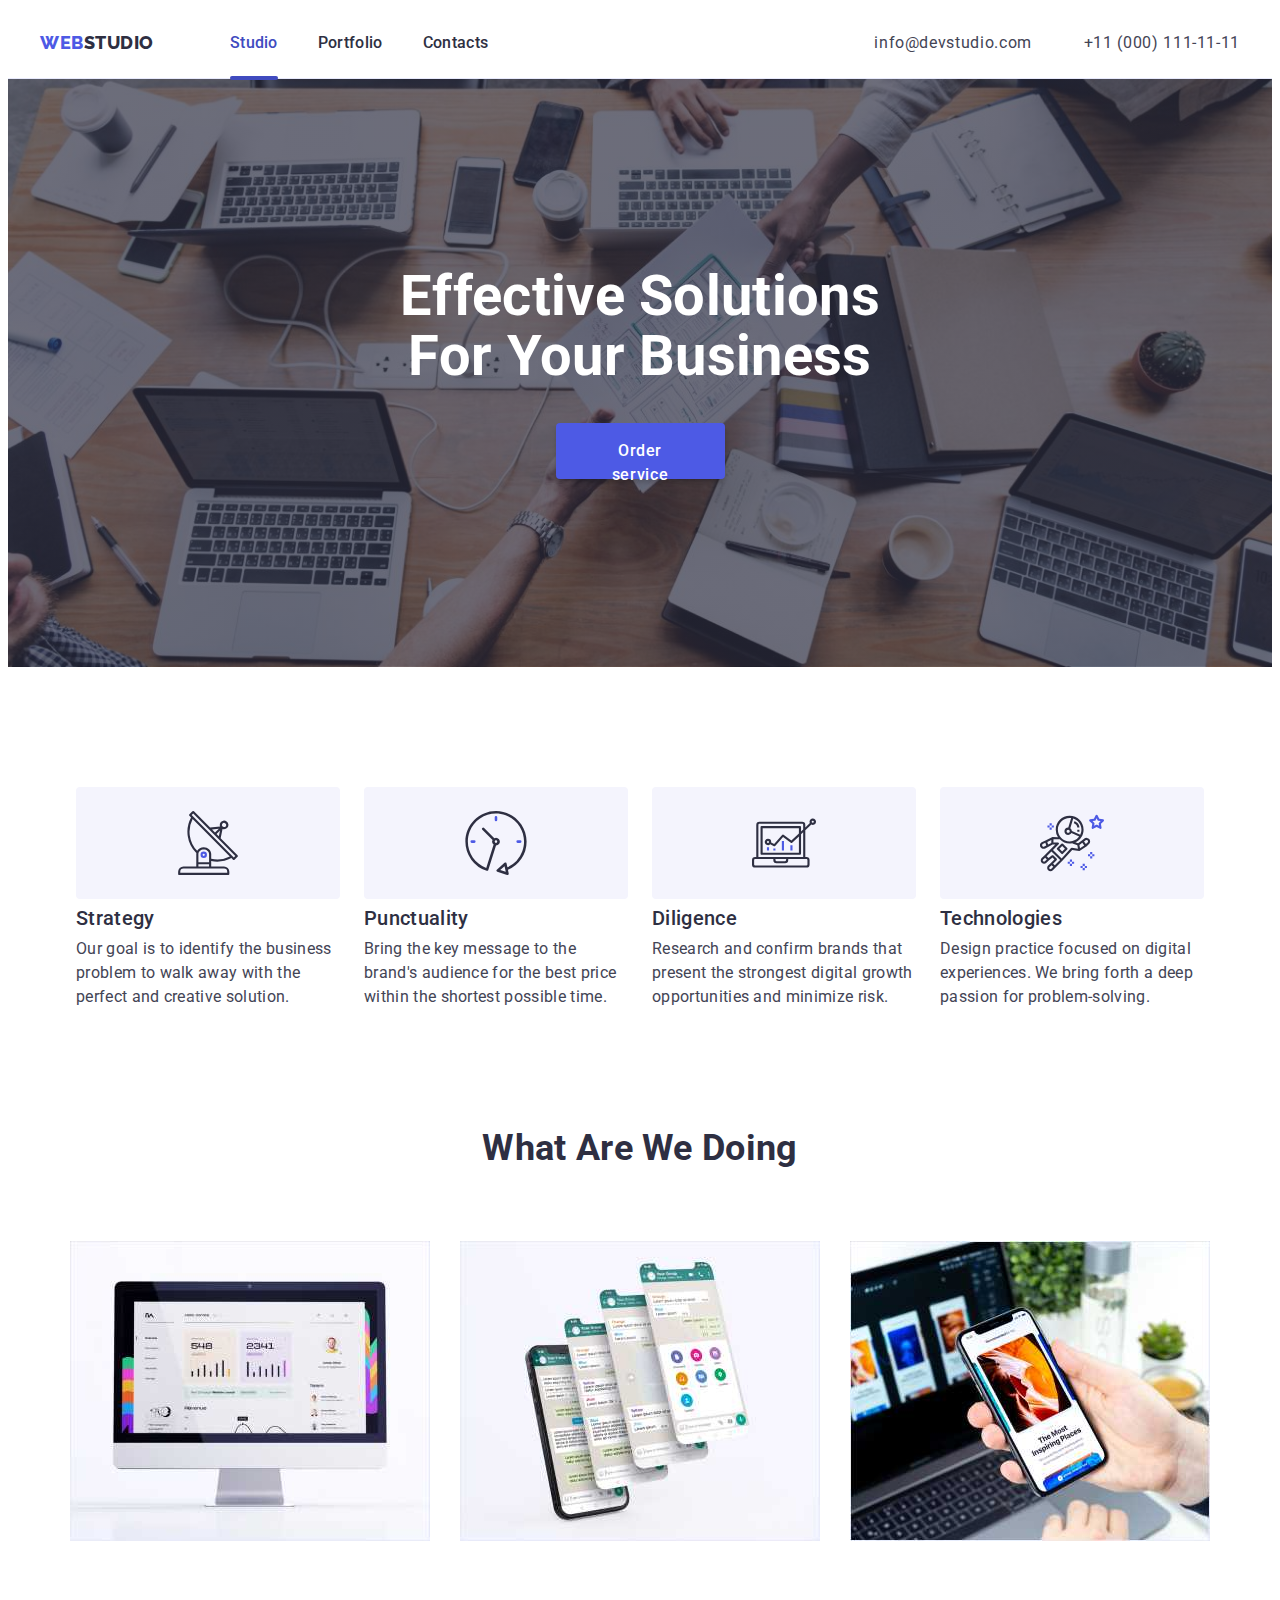
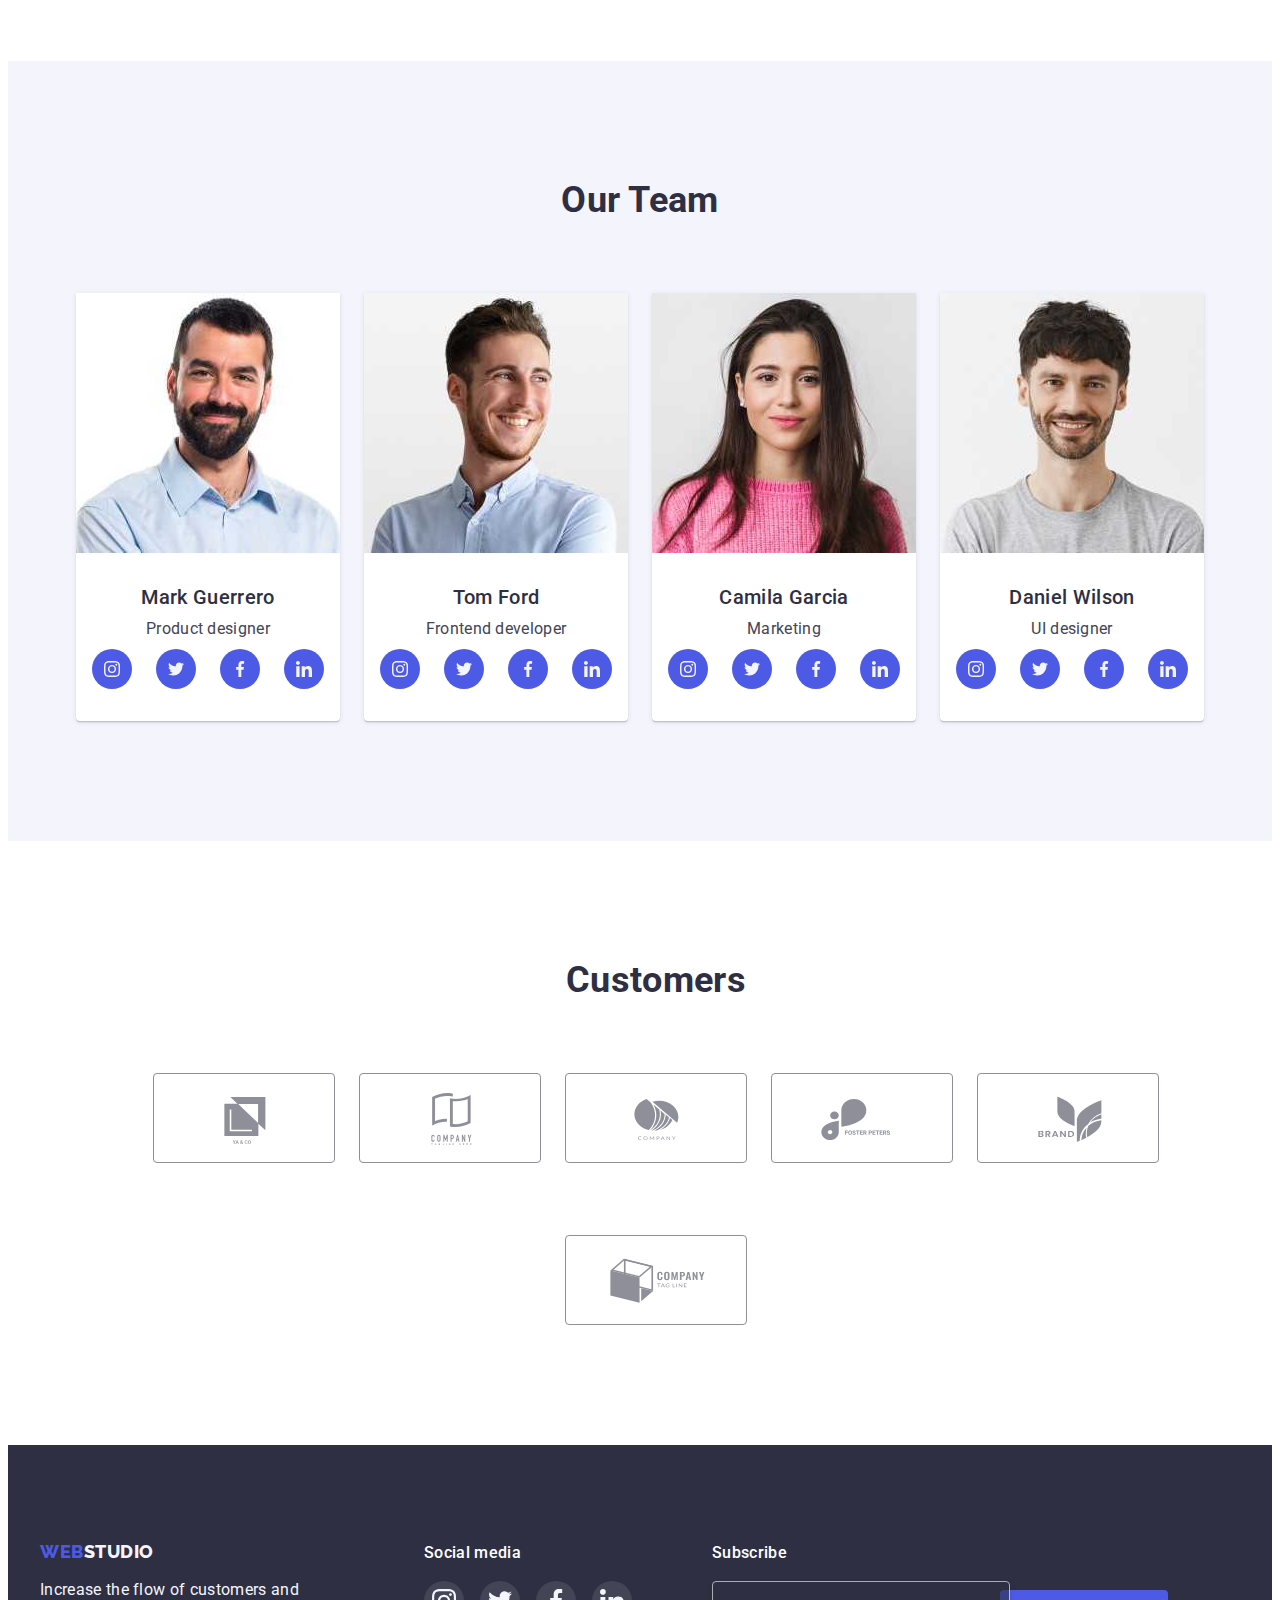
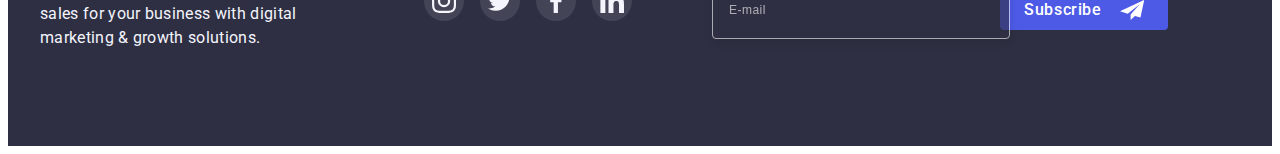
<file: index.html>
<!DOCTYPE html>
<html lang="en">

<head>
  <meta charset="UTF-8">
  <meta http-equiv="X-UA-Compatible" content="IE=edge">
  <meta name="viewport" content="width=device-width, initial-scale=1.0">
  <title>Web studio</title>
  <link href="https://fonts.gstatic.com" rel="preconnect" crossorigin>
  <link href="https://fonts.googleapis.com" rel="preconnect">
  <link href="https://fonts.googleapis.com/css2?family=Raleway:wght@800&family=Roboto:wght@400;500;700&display=swap"
    rel="stylesheet">
  <link rel="stylesheet" href="https://cdnjs.cloudflare.com/ajax/libs/modern-normalize/1.1.0/modern-normalize.min.css"
    integrity="sha512-wpPYUAdjBVSE4KJnH1VR1HeZfpl1ub8YT/NKx4PuQ5NmX2tKuGu6U/JRp5y+Y8XG2tV+wKQpNHVUX03MfMFn9Q=="
    crossorigin="anonymous" referrerpolicy="no-referrer">
  <link href="./css/styles.css" rel="stylesheet">
  <link rel="stylesheet" href="./css/mobile.css">
  <link rel="stylesheet" href="./css/tablet.css">
  <link rel="stylesheet" href="./css/desktop.css">
</head>

<body>
  <header>
    <div class="container header-wrap">
      <nav class="nav-block">
        <a class="link logo" href="./index.html">
          <span class="logo-web">WEB</span>STUDIO
        </a>
        <ul class="site-nav list">
          <li class="site-nav-item">
            <a class="nav link current" href="#">Studio</a>
          </li>
          <li class="site-nav-item">
            <a class="nav link" href="./portfolio.html">Portfolio</a>
          </li>
          <li class="site-nav-item">
            <a class="nav link" href="#">Contacts</a>
          </li>
        </ul>

        <!-- mobile-menu -->
        <button type="button" class="menu-open btn" data-menu-open>
          <svg class="burger">
            <use href="./images/icons.svg#menu"></use>
          </svg>
        </button>
      </nav>
      <!-- mobile-menu     end-->

      <address class="address-wrap">
        <ul class="contacts-list list">
          <li class="contacts-item">
            <a class="contacts link" href="mailto:info@devstudio.com">info@devstudio.com
            </a>
          </li>
          <li class="contacts-item">
            <a class="contacts link" href="tel:+110001111111">+11 (000) 111-11-11</a>
          </li>
        </ul>
      </address>
    </div>
  </header>


  <main>
    <section class="hero">
      <div class="container hero-container">
        <h1 class="hero-slogan">
          Effective solutions for your business
        </h1>
        <button data-modal-open class="order-button btn" type="button">
          Order service
        </button>
      </div>
    </section>

    <section class="advantages-block">
      <div class="container">

        <h2 class="visually-hidden">Our advantages</h2>
        <ul class="advantages-list list">
          <li class="advantages-item">
            <div class="advantages-icon-box">
              <svg class="advantages-icon">
                <use href="./images/icons.svg#strategy"></use>
              </svg>
            </div>
            <h3 class="subtitle advantages-subtitle">Strategy</h3>
            <p class="text">
              Our goal is to identify the business problem to walk
              away with the perfect and creative solution.
            </p>
          </li>
          <li class="advantages-item">
            <div class="advantages-icon-box">
              <svg class="advantages-icon">
                <use href="./images/icons.svg#clock"></use>
              </svg>
            </div>
            <h3 class="subtitle advantages-subtitle">
              Punctuality
            </h3>
            <p class="text">
              Bring the key message to the brand's audience for
              the best price within the shortest possible time.
            </p>
          </li>
          <li class="advantages-item">
            <div class="advantages-icon-box">
              <svg class="advantages-icon">
                <use href="./images/icons.svg#diagram"></use>
              </svg>
            </div>
            <h3 class="subtitle advantages-subtitle">Diligence</h3>
            <p class="text">
              Research and confirm brands that present the
              strongest digital growth opportunities and minimize
              risk.
            </p>
          </li>
          <li class="advantages-item">
            <div class="advantages-icon-box">
              <svg class="advantages-icon">
                <use href="./images/icons.svg#astronaut"></use>
              </svg>
            </div>
            <h3 class="subtitle advantages-subtitle">
              Technologies
            </h3>
            <p class="text">
              Design practice focused on digital experiences. We
              bring forth a deep passion for problem-solving.
            </p>
          </li>
        </ul>
      </div>
    </section>

    <section class="works-block">
      <div class="container">
        <h2 class="title">What are we doing</h2>
        <ul class="works-list list">
          <li class="works-card">
            <img class="works-img" srcset="./images/what-are-we-doing1@1x.jpg 1x,
                                    ./images/what-are-we-doing1@2x.jpg 2x" src="./images/what-are-we-doing1@1x.jpg"
              alt="Desktop" width="360">
          </li>
          <li class="works-card">
            <img class="works-img" srcset="./images/what-are-we-doing2@1x.jpg 1x,
                                    ./images/what-are-we-doing2@2x.jpg 2x" src="./images/what-are-we-doing2@1x.jpg"
              alt="SmartPhone" width="360">
          </li>
          <li class="works-card">
            <img class="works-img" srcset="./images/what-are-we-doing3@1x.jpg 1x,
                                    ./images/what-are-we-doing3@2x.jpg 2x" src="./images/what-are-we-doing3@1x.jpg"
              alt="Phablet" width="360">
          </li>
        </ul>
      </div>
    </section>

    <section class="team-block">
      <div class="container">
        <h2 class="title">Our team</h2>
        <ul class="team-list list">
          <li class="team-card">
            <img class="team-img" srcset="./images/team-card1@1x.jpg 1x,
                                    ./images/team-card1@2x.jpg 2x" src="./images/team-card1@1x.jpg" width="360"
              alt="Mark Guerrero">
            <div class="team-container">
              <h3 class="subtitle">Mark Guerrero</h3>
              <p class="team-text">Product designer</p>
              <ul class="icon-list list">
                <li class="icon-item">
                  <a class="icon-ellipse" href="#">
                    <svg class="team-svg">
                      <use href="./images/icons.svg#instagram"></use>
                    </svg>
                  </a>
                </li>
                <li class="icon-item">
                  <a class="icon-ellipse" href="#">
                    <svg class="team-svg">
                      <use href="./images/icons.svg#twitter"></use>
                    </svg>
                  </a>
                </li>
                <li class="icon-item">
                  <a class="icon-ellipse" href="#">
                    <svg class="team-svg">
                      <use href="./images/icons.svg#facebook"></use>
                    </svg>
                  </a>
                </li>
                <li class="icon-item">
                  <a class="icon-ellipse" href="#">
                    <svg class="team-svg">
                      <use href="./images/icons.svg#linkedin"></use>
                    </svg>
                  </a>
                </li>
              </ul>
            </div>
          </li>
          <li class="team-card">
            <img class="team-img" srcset="./images/team-card2@1x.jpg 1x,
                                    ./images/team-card2@2x.jpg 2x" src="./images/team-card2@1x.jpg" width="360"
              alt="Tom Ford">
            <div class="team-container">
              <h3 class="subtitle">Tom Ford</h3>
              <p class="team-text">Frontend developer</p>
              <ul class="icon-list list">
                <li class="icon-item">
                  <a class="icon-ellipse" href="#">
                    <svg class="team-svg">
                      <use href="./images/icons.svg#instagram"></use>
                    </svg>
                  </a>
                </li>
                <li class="icon-item">
                  <a class="icon-ellipse" href="#">
                    <svg class="team-svg">
                      <use href="./images/icons.svg#twitter"></use>
                    </svg>
                  </a>
                </li>
                <li class="icon-item">
                  <a class="icon-ellipse" href="#">
                    <svg class="team-svg">
                      <use href="./images/icons.svg#facebook"></use>
                    </svg>
                  </a>
                </li>
                <li class="icon-item">
                  <a class="icon-ellipse" href="#">
                    <svg class="team-svg">
                      <use href="./images/icons.svg#linkedin"></use>
                    </svg>
                  </a>
                </li>
              </ul>
            </div>
          </li>
          <li class="team-card">
            <img class="team-img" srcset="./images/team-card3@1x.jpg 1x,
                                    ./images/team-card3@2x.jpg 2x" src="./images/team-card3@1x.jpg" width="360"
              alt="Camila Garcia">
            <div class="team-container">
              <h3 class="subtitle">Camila Garcia</h3>
              <p class="team-text">Marketing</p>
              <ul class="icon-list list">
                <li class="icon-item">
                  <a class="icon-ellipse" href="#">
                    <svg class="team-svg">
                      <use href="./images/icons.svg#instagram"></use>
                    </svg>
                  </a>
                </li>
                <li class="icon-item">
                  <a class="icon-ellipse" href="#">
                    <svg class="team-svg">
                      <use href="./images/icons.svg#twitter"></use>
                    </svg>
                  </a>
                </li>
                <li class="icon-item">
                  <a class="icon-ellipse" href="#">
                    <svg class="team-svg">
                      <use href="./images/icons.svg#facebook"></use>
                    </svg>
                  </a>
                </li>
                <li class="icon-item">
                  <a class="icon-ellipse" href="#">
                    <svg class="team-svg">
                      <use href="./images/icons.svg#linkedin"></use>
                    </svg>
                  </a>
                </li>
              </ul>
            </div>
          </li>
          <li class="team-card">
            <img class="team-img" srcset="./images/team-card4@1x.jpg 1x,
                                    ./images/team-card4@2x.jpg 2x" src="./images/team-card4@1x.jpg" width="360"
              alt="Daniel Wilson">
            <div class="team-container">
              <h3 class="subtitle">Daniel Wilson</h3>
              <p class="team-text">UI designer</p>
              <ul class="icon-list list">
                <li class="icon-item">
                  <a class="icon-ellipse" href="#">
                    <svg class="team-svg">
                      <use href="./images/icons.svg#instagram"></use>
                    </svg>
                  </a>
                </li>
                <li class="icon-item">
                  <a class="icon-ellipse" href="#">
                    <svg class="team-svg">
                      <use href="./images/icons.svg#twitter"></use>
                    </svg>
                  </a>
                </li>
                <li class="icon-item">
                  <a class="icon-ellipse" href="#">
                    <svg class="team-svg">
                      <use href="./images/icons.svg#facebook"></use>
                    </svg>
                  </a>
                </li>
                <li class="icon-item">
                  <a class="icon-ellipse" href="#">
                    <svg class="team-svg">
                      <use href="./images/icons.svg#linkedin"></use>
                    </svg>
                  </a>
                </li>
              </ul>
            </div>
          </li>
        </ul>
      </div>
    </section>

    <section class="customers-block">
      <div class="container customers-wrap">
        <h2 class="title">Customers</h2>
        <ul class="customers-list list">
          <li class="rectangle">
            <a class="rectangle-link" href="#">
              <svg class="customers-icon">
                <use href="./images/icons.svg#logo-1"></use>
              </svg>
            </a>
          </li>
          <li class="rectangle">
            <a class="rectangle-link" href="#">
              <svg class="customers-icon">
                <use href="./images/icons.svg#logo-2"></use>
              </svg>
            </a>
          </li>
          <li class="rectangle">
            <a class="rectangle-link" href="#">
              <svg class="customers-icon">
                <use href="./images/icons.svg#logo-3"></use>
              </svg>
            </a>
          </li>
          <li class="rectangle">
            <a class="rectangle-link" href="#">
              <svg class="customers-icon">
                <use href="./images/icons.svg#logo-4"></use>
              </svg>
            </a>
          </li>
          <li class="rectangle">
            <a class="rectangle-link" href="#">
              <svg class="customers-icon">
                <use href="./images/icons.svg#logo-5"></use>
              </svg>
            </a>
          </li>
          <li class="rectangle">
            <a class="rectangle-link" href="#">
              <svg class="customers-icon">
                <use href="./images/icons.svg#logo-6"></use>
              </svg>
            </a>
          </li>
        </ul>
      </div>
    </section>
  </main>

  <footer class="footer">
    <div class="container footer-list">
      <div class="logo-motto-wrap">
        <a class="logo" href="./index.html"><span class="logo-web">WEB</span>STUDIO</a>
        <p class="motto">
          Increase the flow of customers and sales for your
          business with digital marketing & growth solutions.
        </p>
      </div>
      <div class="social-media-wrap">
        <p class="social-media">Social media</p>
        <ul class="icon-list list">
          <li class="icon-item">
            <a class="footer-icon-ellipse" href="#">
              <svg>
                <use href="./images/icons.svg#instagram"></use>
              </svg>
            </a>
          </li>
          <li class="icon-item">
            <a class="footer-icon-ellipse" href="#">
              <svg>
                <use href="./images/icons.svg#twitter"></use>
              </svg>
            </a>
          </li>
          <li class="icon-item">
            <a class="footer-icon-ellipse" href="#">
              <svg>
                <use href="./images/icons.svg#facebook"></use>
              </svg>
            </a>
          </li>
          <li class="icon-item">
            <a class="footer-icon-ellipse" href="#">
              <svg>
                <use href="./images/icons.svg#linkedin"></use>
              </svg>
            </a>
          </li>
        </ul>
      </div>
      <div class="subsribe-wrap">
        <p class="subscribe-title">Subscribe</p>
        <form class="subscribe-form">
          <label class="footer-lable">
            <input class="subscribe-input" type="email" name="email" placeholder="E-mail">
          </label>

          <button class="subscribe-btn btn" type="submit">
            Subscribe
            <svg class="subscribe-icon">
              <use href="./images/icons.svg#subscribe"></use>
            </svg>
          </button>
        </form>
      </div>
    </div>
  </footer>

  <div data-modal class="backdrop is-hidden">
    <div class="modal">
      <button class="modal-close-btn" data-modal-close type="button">
        <svg class="modal-close-btn-icon" width="8" height="8">
          <use href="./images/icons.svg#close"></use>
        </svg>
      </button>
      <p class="text-modal">
        Leave your contacts and we will call you back
      </p>
      <form>
        <label class="input-wrap">
          Name
          <span class="svg-wrap">
            <input class="modal-input" type="text" name="username" autocomplete="name" required>
            <svg class="modal-icon" width="18px" height="18px">
              <use href="./images/icons.svg#name"></use>
            </svg>
          </span>
        </label>

        <label class="input-wrap">
          Phone
          <span class="svg-wrap">
            <input class="modal-input" type="tel" name="phone" autocomplete="tel" required>
            <svg class="modal-icon" width="18px" height="24px">
              <use href="./images/icons.svg#phone"></use>
            </svg>
          </span>
        </label>

        <label class="input-wrap">
          Email
          <span class="svg-wrap">
            <input class="modal-input" type="email" name="email" autocomplete="email" required>
            <svg class="modal-icon" width="18px" height="24px">
              <use href="./images/icons.svg#email"></use>
            </svg>
          </span>
        </label>

        <label class="input-wrap">
          Comment
          <textarea class="comment" name="comment" placeholder="Text input"></textarea>
        </label>

        <label class="accept-wrap">
          <input class="checkbox-policy visually-hidden" type="checkbox" name="checkbox" required>
          <span class="accept-icon-wrap">
            <svg class="accept-icon" width="10px" height="8px">
              <use href="./images/icons.svg#check"></use>
            </svg>
          </span>
          <span class="separation-accept">I accept the terms and conditions of the</span>
          <a class="privacy-policy-link" href="#">Privacy Policy</a>
        </label>
        <button class="send-btn btn" type="submit">Send</button>
      </form>
    </div>
  </div>


  <div class="header-menu js-menu-container is-hidden" data-menu>
    <div class="mobile-menu-wrap">
      <button type="button" class="menu-close btn" data-menu-close>
        <svg class="menu-icon-close" width="8" height="8">
          <use href="./images/icons.svg#close"></use>
        </svg>
      </button>

      <nav class="mobile-nav">

        <ul class="mobile-list list">
          <li class="mobile-nav-item ">
            <a class="nav link" href="./index.html">Studio</a>
          </li>
          <li class="mobile-nav-item ">
            <a class="nav link" href="./portfolio.html">Portfolio</a>
          </li>
          <li class="mobile-nav-item ">
            <a class="nav link  current" href="#">Contacts</a>
          </li>
        </ul>
      </nav>
      <ul class="mobile-contacts-list list">
        <li class="mobile-contacts-item"><a class="contacts  tel link" href="tel:+110001111111">+11 (000) 111-11-11</a>
        </li>
        <li class="mobile-contacts-item "><a class="contacts email link"
            href="mailto:info@devstudio.com">info@devstudio.com</a>
        </li>
      </ul>

      <div class="mobile-social-media">
        <ul class="icon-list mobile list">
          <li class="icon-item">
            <a class="icon-ellipse" href="#">
              <svg class="team-svg">
                <use href="./images/icons.svg#instagram"></use>
              </svg>
            </a>
          </li>
          <li class="icon-item">
            <a class="icon-ellipse" href="#">
              <svg class="team-svg">
                <use href="./images/icons.svg#twitter"></use>
              </svg>
            </a>
          </li>
          <li class="icon-item">
            <a class="icon-ellipse" href="#">
              <svg class="team-svg">
                <use href="./images/icons.svg#facebook"></use>
              </svg>
            </a>
          </li>
          <li class="icon-item">
            <a class="icon-ellipse" href="#">
              <svg class="team-svg">
                <use href="./images/icons.svg#linkedin"></use>
              </svg>
            </a>
          </li>
        </ul>
      </div>
    </div>
  </div>


  <script src="./js/modal.js"></script>
  <script src="./js/mobile-menu.js"></script>

</body>

</html>
</file>
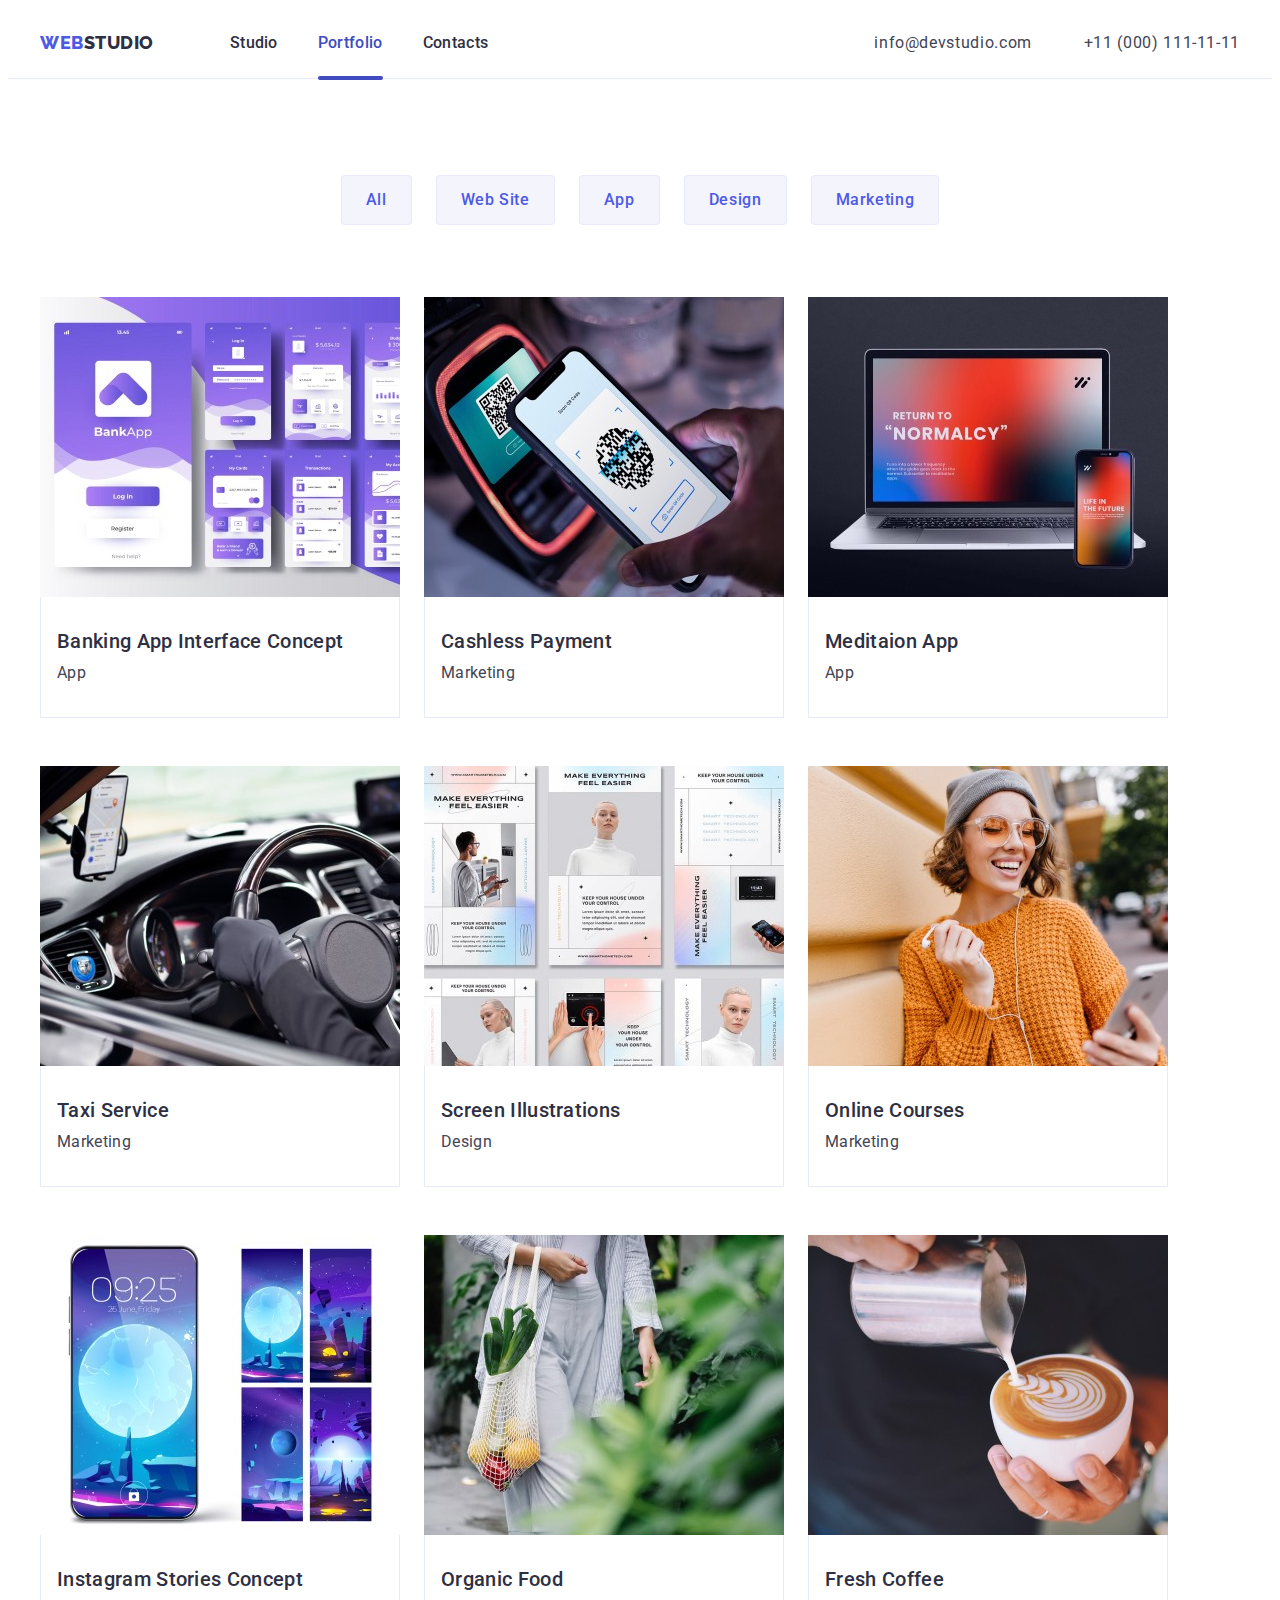
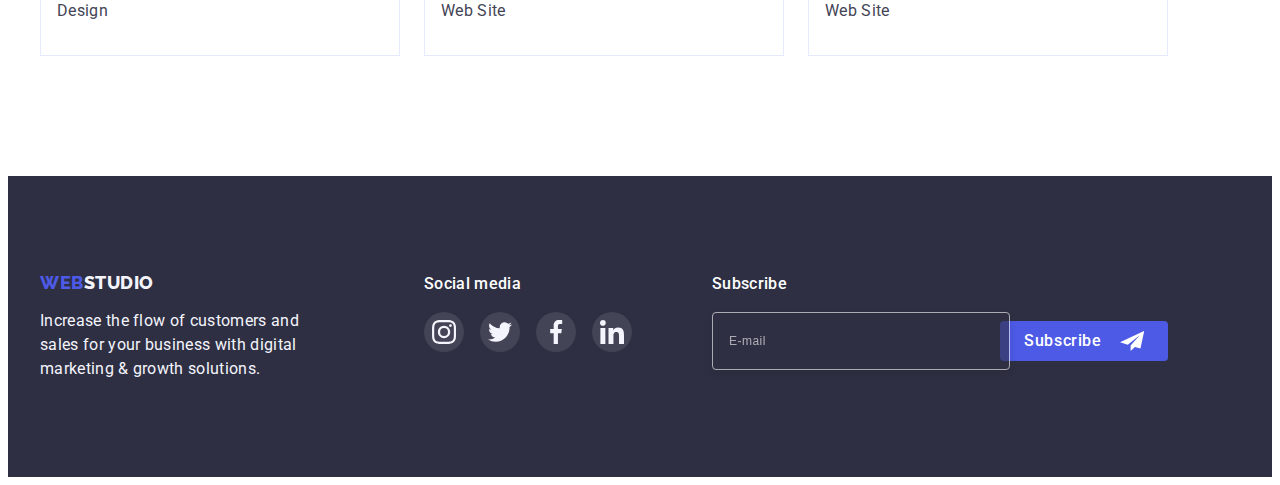
<file: portfolio.html>
<!DOCTYPE html>
<html lang="en">

<head>
  <meta charset="UTF-8">
  <meta http-equiv="X-UA-Compatible" content="IE=edge">
  <meta name="viewport" content="width=device-width, initial-scale=1.0">
  <title>Web studio</title>
  <link href="https://fonts.gstatic.com" rel="preconnect" crossorigin>
  <link href="https://fonts.googleapis.com" rel="preconnect">
  <link href="https://fonts.googleapis.com/css2?family=Raleway:wght@800&family=Roboto:wght@400;500;700&display=swap"
    rel="stylesheet">
  <link rel="stylesheet" href="https://cdnjs.cloudflare.com/ajax/libs/modern-normalize/1.1.0/modern-normalize.min.css"
    integrity="sha512-wpPYUAdjBVSE4KJnH1VR1HeZfpl1ub8YT/NKx4PuQ5NmX2tKuGu6U/JRp5y+Y8XG2tV+wKQpNHVUX03MfMFn9Q=="
    crossorigin="anonymous" referrerpolicy="no-referrer">
  <link href="./css/styles.css" rel="stylesheet">
  <link rel="stylesheet" href="./css/mobile.css">
  <link rel="stylesheet" href="./css/tablet.css">
  <link rel="stylesheet" href="./css/desktop.css">
</head>


<body>
  <header>
    <div class="container header-wrap">
      <nav class="nav-block">
        <a class="link logo" href="./index.html">
          <span class="logo-web">WEB</span>STUDIO
        </a>
        <ul class="site-nav list">
          <li class="site-nav-item">
            <a class="nav link" href="./index.html">Studio</a>
          </li>
          <li class="site-nav-item">
            <a class="nav link current" href="#">Portfolio</a>
          </li>
          <li class="site-nav-item">
            <a class="nav link" href="#">Contacts</a>
          </li>
        </ul>
      </nav>

      <address class="address-wrap">
        <ul class="contacts-list list">
          <li class="contacts-item">
            <a class="contacts link" href="mailto:info@devstudio.com">info@devstudio.com
            </a>
          </li>
          <li class="contacts-item">
            <a class="contacts link" href="tel:+110001111111">+11 (000) 111-11-11</a>
          </li>
        </ul>
      </address>
    </div>
  </header>

  <main>
    <section class="categories-container">
      <div class="container">
        <h1 class="visually-hidden">Our portfolio</h1>
        <ul class="categories-btn-list list">
          <li class="categories-btn-item">
            <button class="categories-btn btn" type="button">All</button>
          </li>
          <li class="categories-btn-item">
            <button class="categories-btn btn" type="button">Web Site</button>
          </li>
          <li class="categories-btn-item">
            <button class="categories-btn btn" type="button">App</button>
          </li>
          <li class="categories-btn-item">
            <button class="categories-btn btn" type="button">Design</button>
          </li>
          <li class="categories-btn-item">
            <button class="categories-btn btn" type="button">Marketing</button>
          </li>
        </ul>
        <ul class="works-items list">
          <li class="works-item">
            <a class="works-item-link link" href="#">
              <div class="project-img">
                <img src="./images/app1.jpg" alt="Banking App Interface Concept">
                <p class="rolling-text">14 Stylish and User-Friendly App Design Concepts · Task Manager App ·
                  Calorie
                  Tracker App · Exotic Fruit Ecommerce App ·
                  Cloud Storage App
                </p>
              </div>
              <div class="text-container">
                <h2 class="subtitle">Banking App Interface Concept</h2>
                <p class="text">App</p>
              </div>
            </a>
          </li>
          <li class="works-item">
            <a class="works-item-link link" href="#">
              <div class="project-img">
                <img src="./images/marketing1.jpg" alt="Payment by a smartphone using a QR code">
                <p class="rolling-text">14 Stylish and User-Friendly App Design Concepts · Task Manager App ·
                  Calorie
                  Tracker App · Exotic Fruit Ecommerce App ·
                  Cloud Storage App
                </p>
              </div>
              <div class="text-container">
                <h2 class="subtitle">Cashless Payment</h2>
                <p class="text">Marketing</p>
              </div>
            </a>
          </li>
          <li class="works-item">
            <a class="works-item-link link" href="#">
              <div class="project-img">
                <img src="./images/app2.jpg" alt="Meditaion App for PC and smartfone">
                <p class="rolling-text">14 Stylish and User-Friendly App Design Concepts · Task Manager App ·
                  Calorie
                  Tracker App · Exotic Fruit Ecommerce App ·
                  Cloud Storage App
                </p>
              </div>
              <div class="text-container">
                <h2 class="subtitle">Meditaion App</h2>
                <p class="text">App</p>
              </div>
            </a>
          </li>
          <li class="works-item">
            <a class="works-item-link link" href="#">
              <div class="project-img">
                <img src="./images/marketing2.jpg" alt="Taxi driver at work">
                <p class="rolling-text">14 Stylish and User-Friendly App Design Concepts · Task Manager App ·
                  Calorie
                  Tracker App · Exotic Fruit Ecommerce App ·
                  Cloud Storage App
                </p>
              </div>
              <div class="text-container">
                <h2 class="subtitle">Taxi Service</h2>
                <p class="text">Marketing</p>
              </div>
            </a>
          </li>
          <li class="works-item">
            <a class="works-item-link link" href="#">
              <div class="project-img">
                <img src="./images/desing1.jpg" alt="Screen Illustrations">
                <p class="rolling-text">14 Stylish and User-Friendly App Design Concepts · Task Manager App ·
                  Calorie
                  Tracker App · Exotic Fruit Ecommerce App ·
                  Cloud Storage App
                </p>
              </div>
              <div class="text-container">
                <h2 class="subtitle">Screen Illustrations</h2>
                <p class="text">Design</p>
              </div>
            </a>
          </li>
          <li class="works-item">
            <a class="works-item-link link" href="#">
              <div class="project-img">
                <img src="./images/marketing3.jpg" alt="A young woman looks into a smartphone smiling">
                <p class="rolling-text">14 Stylish and User-Friendly App Design Concepts · Task Manager App ·
                  Calorie
                  Tracker App · Exotic Fruit Ecommerce App ·
                  Cloud Storage App
                </p>
              </div>
              <div class="text-container">
                <h2 class="subtitle">Online Courses</h2>
                <p class="text">Marketing</p>
              </div>
            </a>
          </li>
          <li class="works-item">
            <a class="works-item-link link" href="#">
              <div class="project-img">
                <img src="./images/desing2.jpg" alt="Instagram Stories Concept">
                <p class="rolling-text">14 Stylish and User-Friendly App Design Concepts · Task Manager App ·
                  Calorie
                  Tracker App · Exotic Fruit Ecommerce App ·
                  Cloud Storage App
                </p>
              </div>
              <div class="text-container">
                <h2 class="subtitle">Instagram Stories Concept</h2>
                <p class="text">Design</p>
              </div>
            </a>
          </li>
          <li class="works-item">
            <a class="works-item-link link" href="#">
              <div class="project-img">
                <img src="./images/web-site1.jpg" alt=">Organic Food in the product mesh">
                <p class="rolling-text">14 Stylish and User-Friendly App Design Concepts · Task Manager App ·
                  Calorie
                  Tracker App · Exotic Fruit Ecommerce App ·
                  Cloud Storage App
                </p>
              </div>
              <div class="text-container">
                <h2 class="subtitle">Organic Food</h2>
                <p class="text">Web Site</p>
              </div>
            </a>
          </li>
          <li class="works-item">
            <a class="works-item-link link" href="#">
              <div class="project-img">
                <img src="./images/web-site2.jpg" alt="Beautifully brewed coffee">
                <p class="rolling-text">14 Stylish and User-Friendly App Design Concepts · Task Manager App ·
                  Calorie
                  Tracker App · Exotic Fruit Ecommerce App ·
                  Cloud Storage App
                </p>
              </div>
              <div class="text-container">
                <h2 class="subtitle">Fresh Coffee</h2>
                <p class="text">Web Site</p>
              </div>
            </a>
          </li>
        </ul>
      </div>
    </section>
  </main>

  <footer class="footer">
    <div class="container footer-list">
      <div class="logo-motto-wrap">
        <a class="logo" href="./index.html"><span class="logo-web">WEB</span>STUDIO</a>
        <p class="motto">Increase the flow of customers and sales for your business with digital marketing & growth
          solutions.</p>
      </div>
      <div class="social-media-wrap">
        <p class="social-media">Social media</p>
        <ul class="icon-list list">
          <li class="icon-item">
            <a class="footer-icon-ellipse" href="#">
              <svg>
                <use href="./images/icons.svg#instagram"></use>
              </svg>
            </a>
          </li>
          <li class="icon-item">
            <a class="footer-icon-ellipse" href="#">
              <svg>
                <use href="./images/icons.svg#twitter"></use>
              </svg>
            </a>
          </li>
          <li class="icon-item">
            <a class="footer-icon-ellipse" href="#">
              <svg>
                <use href="./images/icons.svg#facebook"></use>
              </svg>
            </a>
          </li>
          <li class="icon-item">
            <a class="footer-icon-ellipse" href="#">
              <svg>
                <use href="./images/icons.svg#linkedin"></use>
              </svg>
            </a>
          </li>
        </ul>
      </div>
      <div class="subsribe-wrap">
        <p class="subscribe-title">Subscribe</p>
        <form class="subscribe-form">
          <label class="footer-lable">
            <input class="subscribe-input" type="email" name="email" placeholder="E-mail">
          </label>

          <button class="subscribe-btn btn" type="submit">Subscribe
            <svg class="subscribe-icon">
              <use href="./images/icons.svg#subscribe"></use>
            </svg>
          </button>
        </form>
      </div>
    </div>
  </footer>

</body>

</html>
</file>
<file: css/styles.css>
:root {
    --background-color: #ffffff;
    --main-white-color: #e7e9fc;
    --light-gray-color: #f4f4fd;
    --modal-bg-color: #fcfcfc;
    --success-color: #31d0aa;
    --accent-color: #4d5ae5;
    --second-accent-color: #404bbf;
    --inactive-icon: #8e8f99;
    --backdrop-color: rgba(46, 47, 66, 0.4);
    --main-color: #434455;
    --second-color: #2e2f42;
    --func-timing: cubic-bezier(0.4, 0, 0.2, 1);
    --timing: 250ms;
    --bg-grad: linear-gradient(
        0deg,
        rgba(46, 47, 66, 0.7),
        rgba(46, 47, 66, 0.7)
    );
}

/* -------------------------------------------------------------------------- */
/*                            util & reset                                    */
/* -------------------------------------------------------------------------- */
ul {
    padding: 0;
    margin: 0;
}

h1,
h2,
h3,
p {
    margin: 0;
}

img {
    display: block;
    max-width: 100%;
    height: auto;
}

body {
    background-color: var(--background-color);
    color: var(--main-color);
    font-family: Roboto, sans-serif;
    letter-spacing: 0.02em;
    line-height: 1.5;
}

.outl {
    outline: red solid 1px;
}
.list {
    list-style: none;
}

.link {
    text-decoration: none;
    color: inherit;
}
.title {
    font-weight: 700;
    font-size: 36px;
    line-height: 1.11;
    text-align: center;
    text-transform: capitalize;
    color: var(--second-color);
    margin-bottom: 72px;
}

.btn {
    border: none;
    font-weight: 500;
    line-height: 1.5;
    border-radius: 4px;
    cursor: pointer;
    letter-spacing: 0.04em;
    font-size: inherit;
    font-family: inherit;
    background-color: transparent;
}

.subtitle {
    font-weight: 500;
    font-size: 20px;
    line-height: 1.2;
    color: var(--second-color);
    margin-bottom: 8px;
}

.visually-hidden {
    position: absolute;
    width: 1px;
    height: 1px;
    margin: -1px;
    border: 0;
    padding: 0;
    white-space: nowrap;
    clip-path: inset(100%);
    clip: rect(0 0 0 0);
    overflow: hidden;
}

/* -------------------------------------------------------------------------- */
/*                                    logo                                    */
/* -------------------------------------------------------------------------- */
.logo {
    font-weight: 800;
    display: block;
    letter-spacing: 0.03em;
    text-align: left;
    text-decoration: none;
    color: var(--second-color);
    font-family: Raleway, sans-serif;
    font-size: 18px;
    line-height: 1.17;
    margin: 0 76px 0 0;
}

.logo-web {
    color: var(--accent-color);
}

/* -------------------------------------------------------------------------- */
/*                                   header                                   */
/* -------------------------------------------------------------------------- */

/* -------------------------------------------------------------------------- */
/*                                    hero                                    */
/* -------------------------------------------------------------------------- */

/* .hero-slogan {
    font-size: 56px;
    color: var(--background-color);
    text-transform: capitalize;
    font-weight: 700;
    line-height: 1.07;
    margin-right: auto;
    margin-left: auto;
} */

/* .order-button {
    display: block;
    padding: 16px 32px;
    margin-top: 48px;
    width: 169px;
    height: 56px;
    margin-right: auto;
    margin-left: auto;

    color: var(--background-color);
    background-color: var(--accent-color);
    box-shadow: 0px 4px 4px rgba(0, 0, 0, 0.15);

    transition: background-color var(--timing) var(--func-timing);
} */

/* -------------------------------------------------------------------------- */
/*                                 advantages                                 */
/* -------------------------------------------------------------------------- */

/* -------------------------------------------------------------------------- */
/*                              What Are We Doing                             */
/* -------------------------------------------------------------------------- */

/* -------------------------------------------------------------------------- */
/*                                  Our Team                                  */
/* -------------------------------------------------------------------------- */

/* -------------------------------------------------------------------------- */
/*                               customers-block                              */
/* -------------------------------------------------------------------------- */

/* -------------------------------------------------------------------------- */
/*                                   footer                                   */
/* -------------------------------------------------------------------------- */

/* -------------------------------------------------------------------------- */
/*                             categories-btn portfolio                       */
/* -------------------------------------------------------------------------- */
.categories-container {
    padding-top: 96px;
    padding-bottom: 120px;
}

.categories-btn {
    color: var(--accent-color);
    background-color: var(--light-gray-color);
    padding: 12px 24px;
    border: 1px solid var(--main-white-color);
    transition: background-color var(--timing) var(--func-timing),
        color var(--timing) var(--func-timing),
        box-shadow var(--timing) var(--func-timing);
}

.categories-btn:hover,
.categories-btn:focus {
    color: var(--background-color);
    background-color: var(--second-accent-color);
    box-shadow: 0px 3px 1px rgba(0, 0, 0, 0.1), 0px 2px 1px rgba(0, 0, 0, 0.08),
        0px 2px 2px rgba(0, 0, 0, 0.12);
}

.categories-btn-list {
    display: flex;
    justify-content: center;
}

.categories-btn-item:not(:last-child) {
    margin-right: 24px;
}

/* -------------------------------------------------------------------------- */
/*                                Our portfolio                               */
/* -------------------------------------------------------------------------- */
.works-items {
    margin-top: 72px;
    display: flex;
    flex-wrap: wrap;
}

.text-container {
    padding: 32px 0 32px 16px;
    border: 1px solid #e7e9fc;
    border-top: none;
}

.works-item:not(:nth-child(3n + 0)) {
    margin-right: 24px;
}

.works-item:nth-child(n + 4) {
    margin-top: 48px;
}

.works-item:hover,
.works-item:focus {
    box-shadow: 0px 1px 6px rgba(46, 47, 66, 0.08),
        0px 1px 1px rgba(46, 47, 66, 0.16), 0px 2px 1px rgba(46, 47, 66, 0.08);
}

.works-item {
    transition: box-shadow var(--timing) var(--func-timing);
}
.project-img {
    position: relative;
    overflow: hidden;
}

.rolling-text {
    position: absolute;
    width: 100%;
    height: 100%;
    background-color: var(--accent-color);
    top: 100%;
    left: 0;
    color: var(--light-gray-color);
    line-height: 1.5;
    padding: 40px 32px;
    transform: translate(0, 0);
    transition: transform var(--timing) var(--func-timing);
}

.works-item-link:hover .rolling-text,
.works-item-link:focus .rolling-text {
    /* opacity: 0; */
    transform: translate(0, -100%);
}

/* -------------------------------------------------------------------------- */
/*                                  modal                                    */
/* ------------------------------------------------------------------------- */

.backdrop {
    position: fixed;
    top: 0;
    left: 0;
    width: 100%;
    height: 100%;
    background-color: var(--backdrop-color);
    opacity: 1;
    transition: opacity var(--timing) var(--func-timing);
}

.backdrop.is-hidden .modal {
    transform: translate(-50%, -50%) scale(0.8);
}

.modal {
    position: absolute;
    top: 50%;
    left: 50%;

    height: 584px;
    width: 408px;
    border-radius: 4px;
    padding: 72px 24px 24px;

    background-color: var(--modal-bg-color);

    transform: translate(-50%, -50%) scale(1);
    transition: transform var(--timing) var(--func-timing);
}

.is-hidden {
    opacity: 0;
    pointer-events: none;
}

.modal-close-btn {
    position: absolute;
    display: flex;
    justify-content: center;
    align-items: center;
    border: 1px solid rgba(0, 0, 0, 0.1);
    width: 24px;
    height: 24px;
    border-radius: 50%;
    top: 24px;
    right: 24px;
    cursor: pointer;

    background-color: var(--main-white-color);

    transition: background-color var(--timing) var(--func-timing),
        fill var(--timing) var(--func-timing);
}

.modal-close-btn:hover,
.modal-close-btn:focus {
    background-color: var(--second-accent-color);
    fill: #ffffff;
}

.modal-input:focus + .modal-icon,
.modal-input:hover + .modal-icon {
    fill: #404bbf;
}

.modal-input:focus + .modal-icon,
.modal-input:hover + .modal-icon {
    fill: #404bbf;
}

.modal-input:hover,
.modal-input:focus {
    border: 1px solid var(--accent-color);
}

.input-wrap {
    display: block;
    font-size: 12px;
    letter-spacing: 0.04em;
    line-height: 1.17;
    color: var(--inactive-icon);
}

.text-modal {
    font-weight: 500;
    text-align: center;
    color: var(--second-color);
    margin-bottom: 16px;
    line-height: 1.5;
    letter-spacing: 0.02em;
}
.svg-wrap {
    position: relative;
    display: block;
    margin-top: 4px;
    margin-bottom: 8px;
}

.modal-input {
    width: 100%;
    height: 40px;
    padding: 8px 16px 8px 38px;
    transition: outline-style var(--timing) var(--func-timing);
    border: 1px solid rgba(33, 33, 33, 0.2);
    border-radius: 4px;
    outline: none;
    caret-color: var(--second-color);
    color: var(--second-color);
    transition: border var(--timing) var(--func-timing);
}

.modal-icon {
    position: absolute;
    top: 50%;
    left: 0;
    /* top: 100%; */
    left: 16px;
    transform: translateY(-50%);
    fill: var(--second-color);
    transition: fill var(--timing) var(--func-timing);
    pointer-events: none;
}

.comment {
    display: block;
    height: 120px;
    width: 100%;
    resize: none;
    margin-top: 4px;
    padding: 8px 16px;
    outline: none;
    color: var(--second-color);
    caret-color: var(--second-color);
    border-radius: 4px;
    border: 1px solid rgba(33, 33, 33, 0.2);
    transition: color var(--timing) var(--func-timing),
        border var(--timing) var(--func-timing);
}
.comment:active,
.comment:hover {
    border: 1px solid var(--accent-color);
}

.send {
    margin-top: 24px;
}

.accept-wrap {
    display: flex;
    margin-top: 16px;
    align-items: center;
    font-size: 12px;
    letter-spacing: 0.04em;
    line-height: 1.17;
    color: var(--inactive-icon);
}

.accept-wrap:nth-child(1) {
    margin-right: 100px;
    padding-right: 100px;
}

.accept-icon-wrap {
    display: flex;
    width: 16px;
    height: 16px;
    border-radius: 2px;
    border: 1.25px solid var(--second-color);
    justify-content: center;
    align-items: center;
    fill: var(--light-gray-color);
}

.accept-icon {
    justify-content: center;
    align-items: center;
    margin: 1px 3px;
    opacity: 0;
    transition: opacity var(--timing) var(--func-timing);
}

.privacy-policy-link {
    color: var(--accent-color);
    margin-left: 4px;
}

.checkbox-policy:checked + .accept-icon-wrap {
    border: 1.25px solid var(--second-accent-color);
    background-color: var(--accent-color);
}

.checkbox-policy:checked + .accept-icon-wrap > .accept-icon {
    opacity: 1;
}

.checkbox-policy:focus-visible + .accept-icon-wrap {
    outline: 2px solid #000;
}

.send-btn {
    display: block;
    margin-left: auto;
    margin-right: auto;
    margin-top: 24px;
    width: 169px;
    height: 56px;
    font-weight: 500;
    font-size: 16px;
    letter-spacing: 0.04em;
    background-color: var(--accent-color);
    color: var(--background-color);
    font-weight: 500;
    border-radius: 4px;
    transition: box-shadow var(--timing) var(--func-timing),
        background-color var(--timing) var(--func-timing);
}
.send-btn:hover {
    background-color: var(--second-accent-color);
    box-shadow: 0px 4px 4px rgba(0, 0, 0, 0.15);
}

.separation-accept {
    margin-left: 8px;
}
</file>
<file: css/mobile.css>
@media screen and (min-width: 320px) {
    .container {
        width: 100%;
        padding: 0 16px;
        margin: 0 auto;
    }

    /*  <header> <header> <header> */

    .site-nav,
    .contacts-list {
        display: none;
    }

    .header-wrap {
        display: flex;
        height: 70px;
        position: relative;
    }

    .nav:hover,
    .nav:focus,
    .nav.current,
    .contacts:hover,
    .contacts:focus {
        color: var(--second-accent-color);
    }

    .contacts {
        font-style: normal;
        color: var(--main-color);
        transition: color var(--timing) var(--func-timing);
    }

    header {
        border-bottom: 1px solid #e7e9fc;
    }

    .site-nav-item:not(:last-child) {
        margin-right: 40px;
    }

    .nav-block {
        padding-top: 24px;
    }

    .site-nav .link {
        display: block;
    }

    .site-nav-item {
        position: relative;
    }

    /* mobile menu */ /* mobile menu */ /* mobile menu */

    .header-menu {
        /* background-color: var(--background-color); */
        background-color: var(--background-color);
        width: 100%;
        height: 100%;
        margin-left: auto;
        margin-right: auto;
        position: fixed;
        top: 50%;
        left: 50%;
        transform: translate(-50%, -50%);
        padding: 80px 35px 40px 40px;
        overflow: auto;
    }

    .header-menu.is-open {
        opacity: 0;
        pointer-events: initial;
    }
    .mobile-nav-item {
        font-size: 36px;
        line-height: 1.11;
        letter-spacing: 0.02em;
        font-weight: 700;
        color: var(--second-color);
        margin-bottom: 40px;
    }

    .mobile-contacts-item {
    }

    .menu-open {
        position: absolute;
        right: 16px;
        top: 24px;
        width: 32px;
        height: 22px;
        /* background-color: #8cb618; */
    }

    .menu-close {
        position: absolute;
        display: flex;
        align-items: center;
        justify-content: center;
        width: 24px;
        height: 24px;
        top: 24px;
        right: 24px;
        border-radius: 50%;
        /* opacity: 0.1; */

        border: 1px solid #2e2f4210;

        cursor: pointer;

        transition: background-color var(--timing) var(--func-timing),
            fill var(--timing) var(--func-timing);
    }
    /* 
    .menu-icon-close {
        opacity: 1;
    } */

    .burger {
        width: 32px;
        height: 22px;
        stroke: black;
    }

    .icon-list.mobile {
        justify-content: space-between;
        margin-right: 20px;
    }

    /*.menu-button .icon-close {
        display: none;
    }

    .menu-button.is-open .icon-close {
        display: block;
    }

    .menu-button.is-open .icon-menu {
        display: none;
    }
    .icon-menu {
        stroke: black;
    } */

    /* .menu-button .icon-close {
        display: block;
    } */

    /*                   hero               */
    .hero-container {
        min-width: 320px;
    }
    .hero-slogan {
        font-size: 36px;
        color: var(--background-color);
        text-transform: capitalize;
        font-weight: 700;
        line-height: 1.11;
        margin-right: auto;
        margin-left: auto;
        text-align: center;
        /* width: calc(100% - 32px); */
        max-width: 320px;
    }

    .order-button:hover,
    .order-button:focus {
        background-color: var(--second-accent-color);
    }

    .order-button {
        display: block;
        padding: 16px 32px;
        margin-top: 72px;
        width: 169px;
        height: 56px;
        margin-right: auto;
        margin-left: auto;

        color: var(--background-color);
        background-color: var(--accent-color);
        box-shadow: 0px 4px 4px rgba(0, 0, 0, 0.15);

        transition: background-color var(--timing) var(--func-timing);
    }

    .hero {
        margin: 0 auto;
        background-color: var(--second-color);
        padding-top: 112px;
        padding-bottom: 112px;
        background-image: var(--bg-grad),
            url(../images/people-office@1x-mobile.jpg);
        background-repeat: no-repeat;
        background-size: cover;
        background-position: center;
    }

    @media (min-device-pixel-ratio: 2),
        (min-resolution: 192dpi),
        (min-resolution: 2dppx) {
        .hero {
            margin: 0 auto;
            background-color: var(--second-color);
            padding-top: 112px;
            padding-bottom: 112px;
            background-image: var(--bg-grad),
                url(../images/people-office@2x-mobile.jpg);
            background-repeat: no-repeat;
            background-size: cover;
            background-position: center;
        }
    }

    /*                 advantages                 */

    .advantages-block {
        display: block;
        padding-top: 96px;
        padding-bottom: 96px;
        align-items: baseline;
    }

    .advantages-icon-box {
        display: none;
    }

    .advantages-list {
        display: block;
    }

    .advantages-item {
        width: 100%;
        max-width: 396px;
        margin: auto;
    }

    .advantages-item:not(:first-child) {
        padding-top: 72px;
    }

    .advantages-subtitle {
        text-align: center;
        font-size: 36px;
        font-weight: 700;
        line-height: 1.11;
    }

    .text {
        font-weight: 500;
    }

    /* What Are We Doing   */
    .works-block {
        display: none;
    }

    /*          Our Team      */
    .team-block {
        background-color: var(--light-gray-color);
        padding-top: 96px;
        padding-bottom: 96px;
    }

    .team-list {
        display: flex;
        flex-wrap: wrap;
        gap: 72px;
        align-items: center;
        flex-direction: column;
    }

    .team-card {
        box-shadow: 0px 1px 6px rgba(46, 47, 66, 0.08),
            0px 1px 1px rgba(46, 47, 66, 0.16),
            0px 2px 1px rgba(46, 47, 66, 0.08);
        border-radius: 0px 0px 4px 4px;
        background-color: var(--background-color);
        max-width: 264px;
    }

    .team-svg {
        width: 16px;
        height: 16px;
        fill: var(--light-gray-color);
    }

    .mobile-social-media .team-svg {
        width: 24px;
        height: 24px;
    }

    .icon-list {
        margin-top: 8px;
        display: flex;
        justify-content: center;
        gap: 24px;
    }

    .icon-ellipse {
        display: flex;
        height: 40px;
        width: 40px;
        background-color: var(--accent-color);
        border-radius: 50%;
        justify-content: center;
        align-items: center;
        transition: background-color var(--timing) var(--func-timing);
    }

    .team-container {
        padding: 32px 16px;
        text-align: center;
    }

    /*          customers-block          */

    .customers-block {
        padding-top: 96px;
        padding-bottom: 96px;
        max-width: 480px;
        margin: 0 auto;
    }

    .rectangle {
        /* flex-basis: calc(
        (100% - (var(--carts) - 1) * var(--gap)) / var(--carts)
        ); */
        display: flex;
        max-width: 100%;
        height: 88px;
        border: 1px solid var(--inactive-icon);
        border-radius: 4px;
        transition: border var(--timing) var(--func-timing);
        /* flex-basis: calc((100% - (16px * 5)) / 2); */
        flex-basis: calc((100% - 24px) / 2);
        flex-shrink: 1;
    }

    .rectangle-link {
        display: flex;
        justify-content: center;
        align-items: center;
        width: 100%;
        height: 100%;
    }

    .rectangle:hover,
    .rectangle:focus {
        border: 1px solid var(--second-accent-color);
    }

    .customers-list {
        display: flex;
        flex-wrap: wrap;
        gap: 72px 16px;
        justify-content: center;
        flex-basis: 428px;
    }

    .customers-icon {
        width: 110px;
        height: 56px;
        fill: var(--inactive-icon);
        transition: fill var(--timing) var(--func-timing);
    }

    .rectangle:hover .customers-icon,
    .rectangle:focus .customers-icon {
        fill: var(--second-accent-color);
    }

    .customers-wrap {
        /* display: flex;
        flex-basis: ;
        flex-shrink: 0; */
    }

    /*                 footer                  */

    .footer {
        background-color: var(--second-color);
        padding-top: 96px;
        padding-bottom: 96px;
        width: 100%;
    }

    .footer .logo {
        color: var(--light-gray-color);
        text-align: center;
        margin: 0;
    }

    .logo-motto-wrap {
    }
    .motto {
        color: var(--light-gray-color);
        margin-top: 16px;
        width: 268px;
        margin-right: auto;
        margin-left: auto;
    }

    .footer-list {
        display: flex;
        flex-direction: column;
        justify-content: center;
        gap: 72px;
        max-width: 480px;
    }

    .subsribe-wrap {
        display: block;
        width: 100%;
    }

    .subscribe-form {
        display: flex;
        flex-direction: column;
        margin-top: 16px;
        gap: 24px;
        align-items: center;
        justify-content: center;
    }
    .subscribe-input {
        width: 100%;
        max-width: 396px;

        height: 40px;
        background-color: var(--second-color);
        padding: 8px 16px;

        filter: drop-shadow(0px 4px 4px rgba(0, 0, 0, 0.15));
        border: 1px solid var(--background-color);
        border-radius: 4px;
        font-size: 12px;
        color: var(--background-color);
        opacity: 0.6;
    }

    .footer-lable {
        display: block;
        width: 100%;
        text-align: center;
    }

    .subscribe-title {
        text-align: center;
    }

    /* ===== */

    .footer-icon-ellipse {
        display: flex;
        height: 40px;
        width: 40px;
        background-color: rgba(255, 255, 255, 0.1);
        border-radius: 50%;
        justify-content: center;
        align-items: center;
        transition: background-color var(--timing) var(--func-timing);
    }

    .footer-icon-ellipse:focus,
    .footer-icon-ellipse:hover {
        background-color: var(--success-color);
    }

    .social-media-wrap .icon-list {
        margin-top: 16px;
        gap: 16px;
    }

    .social-media-wrap svg {
        width: 24px;
        height: 24px;
        fill: var(--light-gray-color);
    }

    .social-media,
    .subscribe-title {
        font-weight: 500;
        color: var(--background-color);
        text-align: center;
    }

    .subscribe-form ::placeholder {
        color: var(--background-color);
        letter-spacing: 0.04em;
    }

    .subscribe-btn {
        width: 168px;
        display: flex;
        justify-content: space-between;
        padding: 8px 24px;
        font-weight: 500;
        color: var(--background-color);
        background-color: var(--accent-color);
        letter-spacing: 0.04em;
        transition: background-color var(--timing) var(--func-timing);
        align-items: center;
    }

    .subscribe-btn:hover,
    .subscribe-btn:focus {
        background-color: var(--second-accent-color);
    }

    .subscribe-icon {
        width: 24px;
        height: 24px;
        fill: var(--background-color);
    }

    /*=============  modal      */
    .modal {
        width: 392px;
        height: 586px;
    }

    .mobile-contacts-item {
        /* color: var(--accent-color); */
        font-size: 20px;
        line-height: 1.2;
        font-weight: 500;
    }
    .tel {
        color: var(--accent-color);
        font-size: 36px;
        line-height: 1.11;
        font-weight: 700;
    }
    .mobile-contacts-list {
        margin-top: 284px;
        display: flex;
        flex-direction: column;
        gap: 40px;
    }
    .mobile-social-media {
        margin-top: 48px;
    }
    .mobile-menu-wrap {
        max-width: calc(428px - 75px);
        margin-left: auto;
        margin-right: auto;
    }
}

@media screen and (min-width: 428px) {
    .container {
        width: 428px;
    }
}
@media screen and (max-width: 427px) {
    .modal {
        width: 100%;
        height: auto;
    }
    .accept-wrap {
        flex-wrap: wrap;
        justify-content: center;
    }
}
</file>
<file: css/tablet.css>
@media screen and (min-width: 768px) {
    .container {
        width: 768px;
    }

    /*  <header> <header> <header> */

    .site-nav,
    .contacts-list {
        display: flex;
    }

    .menu-button {
        display: none;
    }

    .contacts {
        letter-spacing: 0.04em;
    }

    .contacts-list {
        flex-direction: column;
        align-items: center;
        gap: 12px;
    }

    .nav {
        font-weight: 500;
        line-height: 1.5;
        color: var(--second-color);
        padding: 24px 0;
        transition: color var(--timing) var(--func-timing);
    }

    .nav-block {
        display: flex;
        align-items: center;
        padding-top: 0;
    }

    .contacts-item {
        font-size: 12px;
    }

    .accept-wrap-menu {
        display: block;
    }

    .address-wrap {
        margin-left: auto;
        line-height: 1.17em;
    }
    .header-wrap {
        align-items: center;
    }

    .current::after {
        display: block;
        position: absolute;
        content: "";
        height: 4px;
        width: 100%;
        bottom: -1px;
        background-color: var(--second-accent-color);
        border-radius: 2px;
    }

    /*                   hero               */

    .hero {
        max-width: 100%;
        /* background-image: var(--bg-grad),
            url(../images/people-office@1x-tablet.jpg); */
        background-size: auto;
    }

    .hero-slogan {
        font-size: 56px;
        line-height: 1.07;
        max-width: 496px;
    }
    .order-button {
        margin-top: 48px;
    }

    .hero {
        /* margin: 0 auto; */
        background-color: var(--second-color);
        padding-top: 112px;
        padding-bottom: 112px;

        background-image: var(--bg-grad),
            url(../images/people-office@1x-tablet.jpg);

        background-repeat: no-repeat;
        background-size: cover;
        background-position: center;
    }

    @media (min-device-pixel-ratio: 2),
        (min-resolution: 192dpi),
        (min-resolution: 2dppx) {
        .hero {
            margin: 0 auto;
            background-color: var(--second-color);
            padding-top: 112px;
            padding-bottom: 112px;
            background-image: var(--bg-grad),
                url(../images/people-office@2x-tablet.jpg);
            background-repeat: no-repeat;
            background-size: cover;
            background-position: center;
        }
    }

    /*                 advantages                 */

    .advantages-list {
        display: flex;
        flex-wrap: wrap;
        gap: 72px 24px;
        justify-content: center;
    }

    .advantages-subtitle {
        text-align: left;
    }

    .advantages-list > .advantages-item {
        /* width: calc((100% - 32px - 24px) / 2); */
        max-width: 356px;
        padding-top: 0;
    }

    .text {
        font-weight: 500;
    }

    /* What Are We Doing   */
    /*          Our Team      */

    .team-list {
        gap: 64px 24px;
        flex-direction: row;
        justify-content: center;
    }

    .icon-ellipse:hover,
    .icon-ellipse:focus {
        background-color: var(--second-accent-color);
    }

    /*          customers-block          */

    .customers-block {
        max-width: 768px;
    }

    .rectangle {
        display: flex;
        /* width: 168px; */
        height: 88px;
        border: 1px solid var(--inactive-icon);
        border-radius: 4px;
        justify-content: center;
        align-items: center;
        transition: border var(--timing) var(--func-timing);
        flex-basis: calc((100% - 48px) / 3);
    }

    .customers-list {
        gap: 72px 24px;
    }

    .customers-wrap {
        width: calc(768px - 216px);
    }

    /*                 footer                  */

    .footer {
        width: 100%;
        /* padding-left: 108px;
        padding-right: 172px; */
    }

    .motto {
        width: 264px;
    }

    .footer-list {
        display: flex;
        flex-direction: row;
        justify-content: center;
        flex-wrap: wrap;
        max-width: 768px;
        gap: 72px 24px;
    }

    .subsribe-wrap {
        margin-left: 120px;
    }

    .subscribe-input {
    }

    .subscribe-form {
        flex-direction: row;
        justify-content: flex-start;
    }

    .footer-lable {
        max-width: 264px;
        width: 100%;
    }

    .subscribe-title {
        text-align: left;
    }
    .social-media {
        text-align: left;
    }
    .footer .logo {
        text-align: left;
    }

    /*=============  modal      */

    .modal {
        height: 584px;
        width: 408px;
    }

    .menu-open {
        display: none;
    }

    .header-menu {
        display: none;
    }
}
</file>
<file: css/desktop.css>
@media screen and (min-width: 1200px) {
    .container {
        width: 1200px;
    }

    /*  <header> <header> <header> */

    .header-wrap {
        display: flex;
        align-items: center;
        justify-content: space-between;
        margin-bottom: 0;
    }

    address {
        margin-left: auto;
    }

    .contacts-item + .contacts-item {
        margin-left: 40px;
    }
    .contacts-item {
        font-size: 16px;
    }

    .contacts-list {
        flex-direction: row;
    }
    /*                   hero               */

    .hero {
        margin: 0 auto;
        background-color: var(--second-color);
        max-width: 1440px;
        padding-top: 188px;
        padding-bottom: 188px;

        background-image: var(--bg-grad),
            url(../images/people-office@1x-desktop.jpg);

        background-repeat: no-repeat;
        background-size: cover;
        background-position: center;
    }

    @media (min-device-pixel-ratio: 2),
        (min-resolution: 192dpi),
        (min-resolution: 2dppx) {
        .hero {
            margin: 0 auto;
            background-color: var(--second-color);
            padding-top: 112px;
            padding-bottom: 112px;
            background-image: var(--bg-grad),
                url(../images/people-office@2x-desktop.jpg);
            background-repeat: no-repeat;
            background-size: cover;
            background-position: center;
        }
    }

    .order-button {
        margin-top: 36px;
    }

    /*                 advantages                 */

    .advantages-block {
        padding-top: 120px;
        padding-bottom: 120px;
    }

    .advantages-icon-box {
        display: flex;
        height: 112px;
        border-radius: 4px;
        background-color: var(--light-gray-color);
        align-items: center;
        justify-content: center;
    }

    .advantages-icon {
        width: 64px;
        height: 64px;
    }
    .advantages-subtitle {
        font-size: 20px;
        margin-top: 8px;
        font-weight: 500;
    }

    /* .advantages-item:not(:last-child) {
        margin-right: 24px;
    } */

    .advantages-list > .advantages-item {
        width: 264px;
        margin: 0;
    }
    .text {
        font-weight: 400;
    }

    .text {
        font-weight: 400;
    }

    /* What Are We Doing   */

    .works-block {
        display: block;
        padding-bottom: 120px;
    }
    .works-item .text {
        line-height: 1.5;
        color: var(--main-color);
    }

    .works-list {
        display: flex;
        justify-content: space-evenly;
    }

    /*          Our Team      */
    .team-block {
        padding-top: 120px;
        padding-bottom: 120px;
    }

    .team-list {
        gap: 24px;
    }

    .team-card {
        min-width: 264px;
    }

    /*          customers-block          */

    .customers-block {
        padding-top: 120px;
        padding-bottom: 120px;
        max-width: 1200px;
    }

    .rectangle {
        flex-basis: calc((100% - 120px) / 6);
    }

    /*                 footer                  */

    .footer {
        /* max-width: 1440px; */
        width: 100%;
    }

    .footer-list {
        flex-wrap: nowrap;
        align-items: baseline;
        max-width: 1200px;
        gap: 0;
    }

    .social-media-wrap {
        margin-left: 120px;
    }

    .subsribe-wrap {
        margin-left: 80px;
    }
}
</file>
